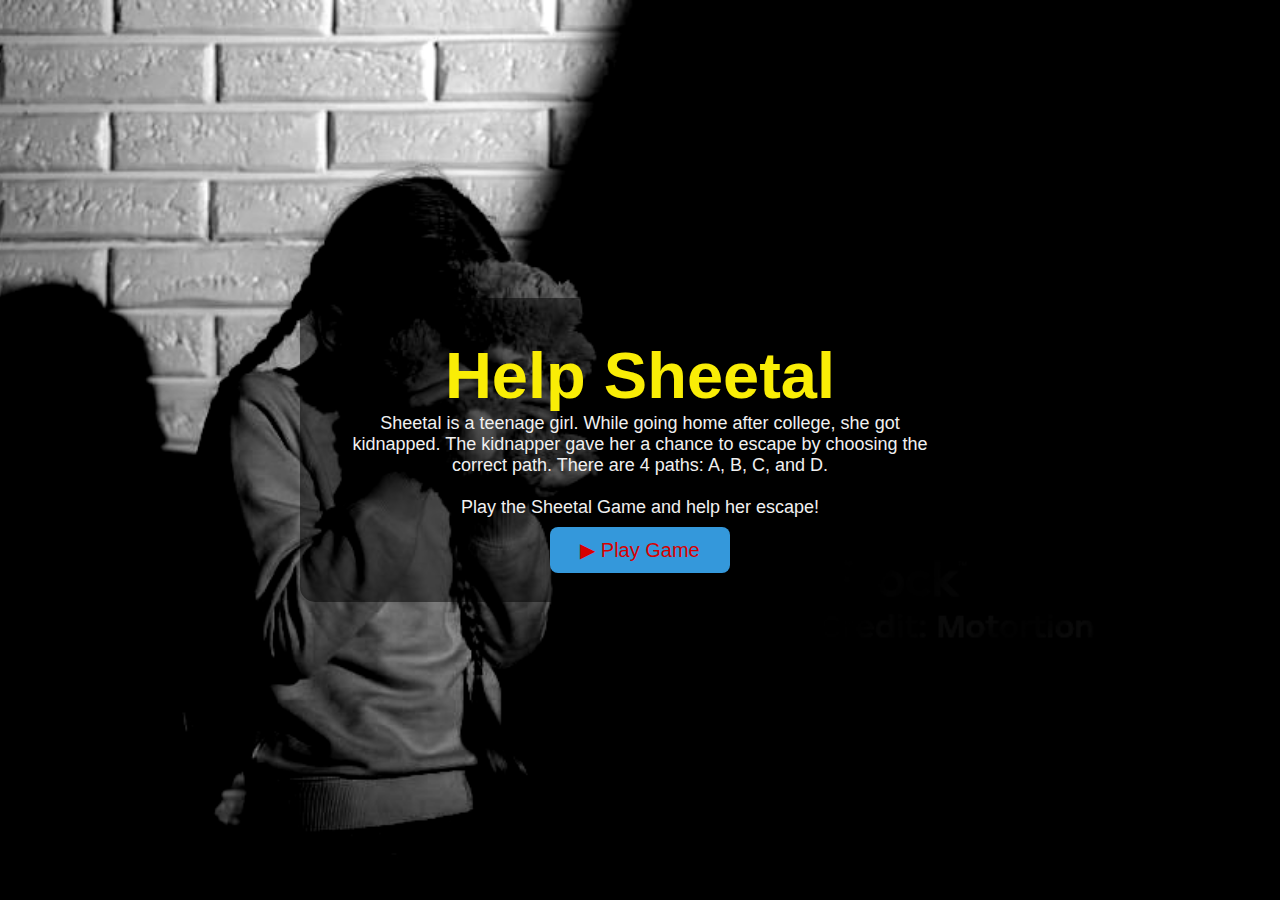
<file: index.html>
<!DOCTYPE html>
<html lang="en">
<head>
    <meta charset="UTF-8">
    <meta name="viewport" content="width=device-width, initial-scale=1.0">
    <title>Sheetal Game</title>
    <link rel="stylesheet" href="sheetal.css">
        
</head>
<body>
    <div class="container">
        <div class="content">
        <div class="home-page">
            <h1>Help Sheetal</h1>
            <p id="para">
                Sheetal is a teenage girl. While going home after college, she got kidnapped. The kidnapper gave her a chance to escape by choosing the correct path. There are 4 paths: A, B, C, and D.
                <br><br>
                Play the Sheetal Game and help her escape!
            </p>
               <a href="two.html" class="play-btn">▶ Play Game</a>
        </div>
        </div>
    </div>
</body>
</html>
</file>
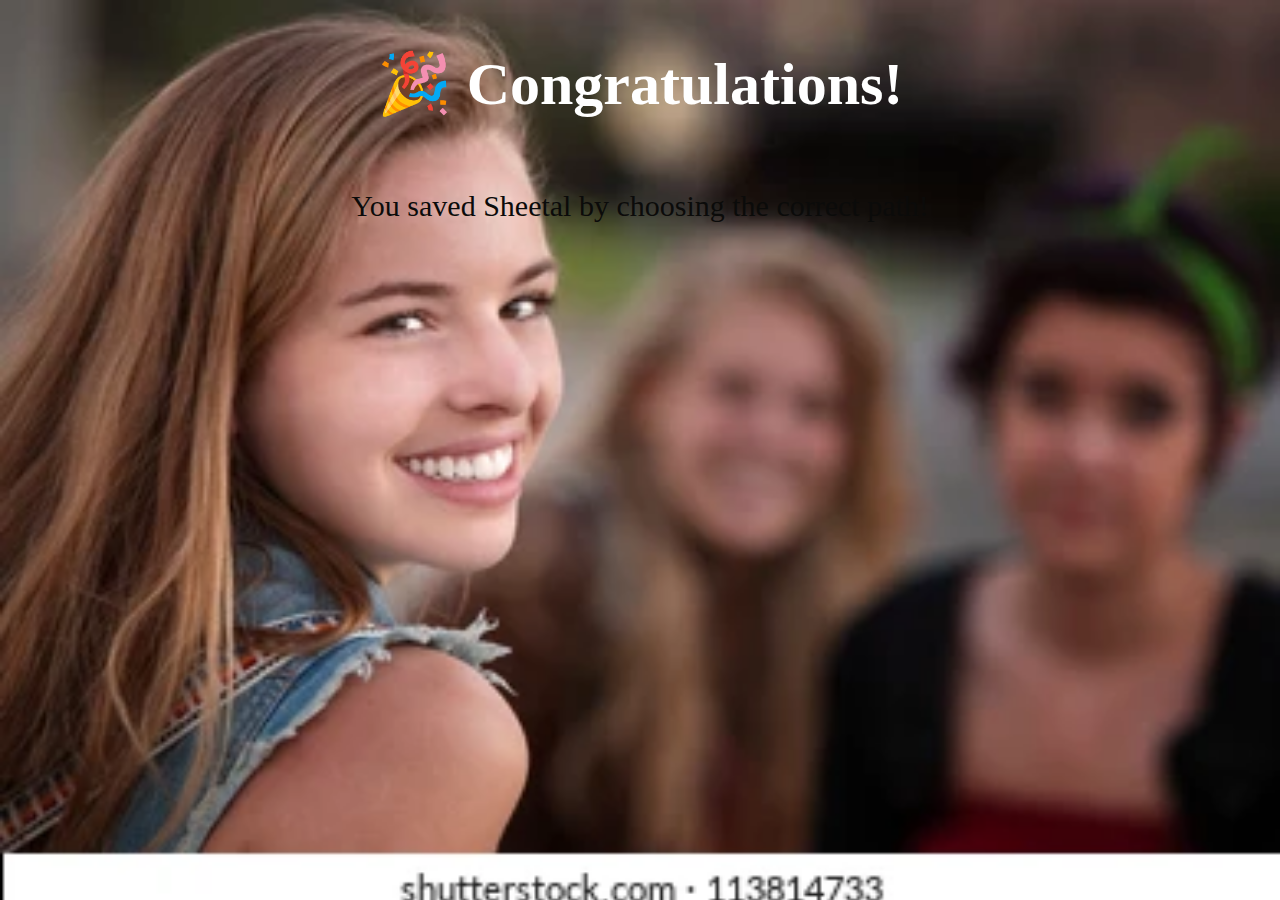
<file: congrats.html>
<!DOCTYPE html>
<html lang="en">
<head>
    <meta charset="UTF-8">
    <title>Victory</title>
    <style>
     body{
            background-image: url(l.webp);
            background-repeat: no-repeat;
            background-size: cover;
            display:flex;
            align-items:center;
            justify-content: center;
            flex-direction: column;

        }
        h1{
            font-size: 60px;
            color:white;
            font-weight: 700;
            display:flex;
            align-items: center;
            justify-content: center;
        }
        p{
            font-size: 30px;
            color: rgb(11, 11, 10);
            display:flex;
            align-items: center;
            justify-content: center;
        }
    </style>
</head>
<body >
    <h1>🎉 Congratulations!</h1>
    <p>You saved Sheetal by choosing the correct path!</p>
</body>
</html>
</file>
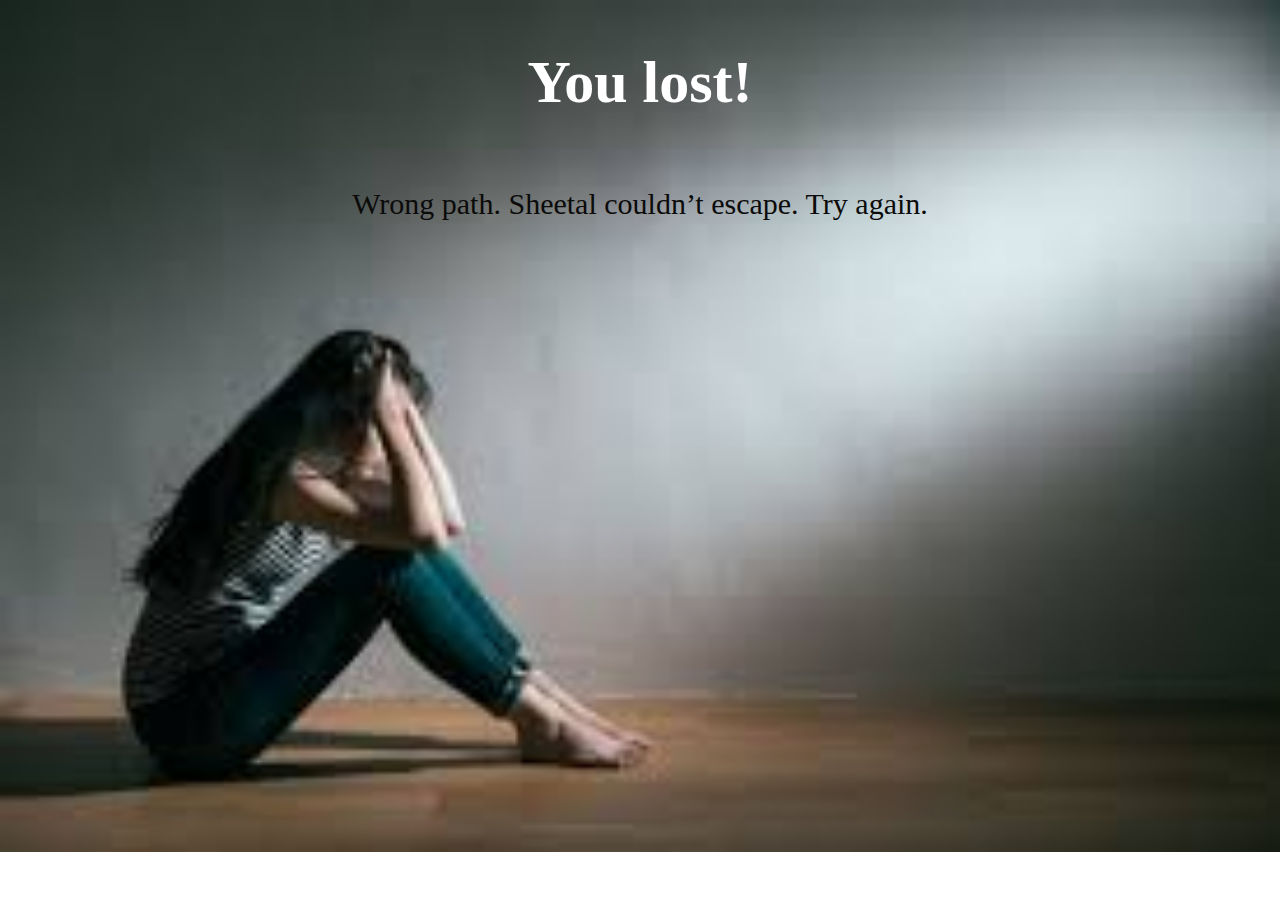
<file: lost.html>
<!DOCTYPE html>
<html lang="en">
<head>
    <meta charset="UTF-8">
    <title>Game Over</title>
    <style>
        body{
            background-image: url(c.jpeg);
            background-repeat: no-repeat;
            background-size: cover;
            display:flex;
            align-items:center;
            justify-content: center;
            flex-direction: column;

        }
        h1{
            font-size: 60px;
            color:white;
            font-weight: 700;
            display:flex;
            align-items: center;
            justify-content: center;
        }
        p{
            font-size: 30px;
            color: rgb(11, 11, 10);
            display:flex;
            align-items: center;
            justify-content: center;
        }

    </style>
</head>
<body >

    <h1> You lost!</h1>
    <p>Wrong path. Sheetal couldn’t escape. Try again.</p>
</body>
</html>
</file>
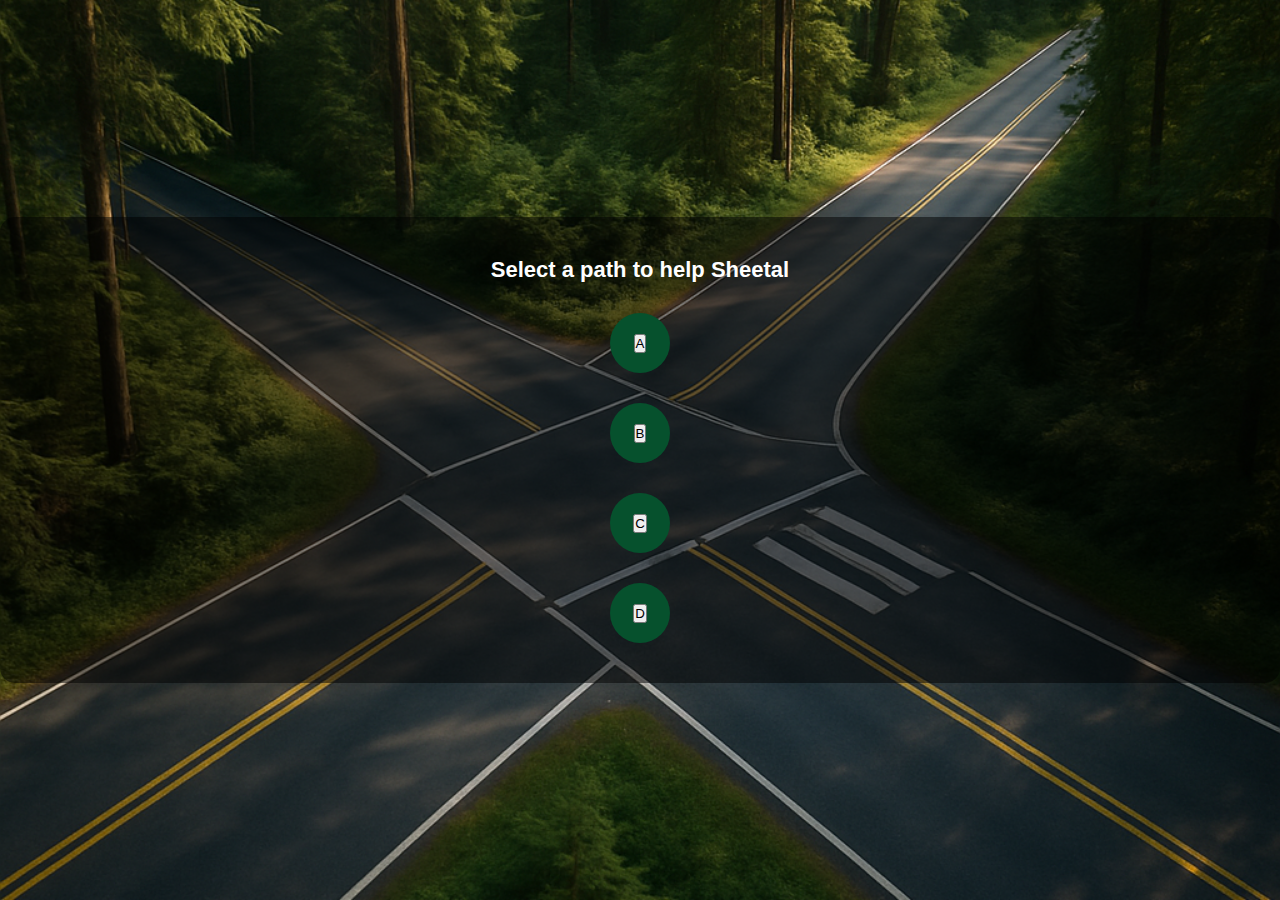
<file: two.html>
<!-- <!DOCTYPE html>
<html lang="en">
<head>
    <meta charset="UTF-8">
    <meta name="viewport" content="width=device-width, initial-scale=1.0">
    <title>Document</title>
    <link rel="stylesheet"   href="two.css" >

</head>
<body>
<div class="container">
    <div class="content">
        <p>Select a path to help Sheetal</p>
         <div class="block-1"><a href="result.html?path=A">A</a></div>
        <div class="block-2"><a href="result.html?path=B">B</a></div>
        <div class="block-3"><a href="result.html?path=C">C</a></div>
        <div class="block-4"><a href="result.html?path=D">D</a></div> 
      
</div>
<script src="two.js">

</script>

</body>
</html>
 -->
<!DOCTYPE html>
<html lang="en">
<head>
    <meta charset="UTF-8">
    <meta name="viewport" content="width=device-width, initial-scale=1.0">
    <title>Sheetal Game</title>
    <link rel="stylesheet" href="two.css">
</head>
<body>
    <div class="container">
        <div class="content">
            <p>Select a path to help Sheetal</p>
            <div class="block-1"><button onclick="playGame('A')">A</button></div>
            <div class="block-2"><button onclick="playGame('B')">B</button></div>
            <div class="block-3"><button onclick="playGame('C')">C</button></div>
            <div class="block-4"><button onclick="playGame('D')">D</button></div>
        </div>
    </div>

    <script src="two.js"></script>
</body>
</html>
</file>
<file: sheetal.css>
* {
    margin: 0;
    padding: 0;
    box-sizing: border-box;
}

html, body {
    height: 100%;
    font-family: Arial, sans-serif;
}

.container {
    width: 100%;
    min-height: 100vh;
    background-image: url(fg.png);
    background-size: cover;
    background-repeat: no-repeat;
    background-position: center;

    display: flex;
    align-items: center;        /* vertical center */
    justify-content: center;    /* horizontal center */
}

.content {
    display: flex;
    flex-direction: column;
    align-items: center;
    justify-content: center;
    text-align: center;
    gap: 45px;  /* space between items */
    background-color: rgba(0, 0, 0, 0.5); /* optional dark bg for visibility */
    padding: 40px;
    border-radius: 15px;
}

h1 {
    font-size: 65px;
    color: rgb(249, 237, 6);
}

p {
    color: #f0f0f0;
    font-size: 18px;
    max-width: 600px;
    margin-bottom: 20px;
}

a.play-btn {
    padding: 12px 30px;
    background-color: #3498db;
    color: rgb(216, 0, 0);
    text-decoration: none;
    font-size: 20px;
    border-radius: 8px;
    transition: background-color 0.3s;
}

a.play-btn:hover {
    background-color: #0c5a8e;
}
</file>
<file: two.css>
* {
    margin: 0;
    padding: 0;
    box-sizing: border-box;
}

html, body {
    height: 100%;
    font-family: Arial, sans-serif;
}

.container {
    width: 100%;
    min-height: 100vh;
    background-image: url(road.png);
    background-size: cover;
    background-repeat: no-repeat;
    background-position: center;

    display: flex;
    align-items: center;
    justify-content: center;
}

.content {
    width: 100%;
    display: flex;
    flex-direction: column;
    align-items: center;
    justify-content: center;
    text-align: center;
    gap: 30px;
    background-color: rgba(0, 0, 0, 0.5);
    padding: 40px;
    border-radius: 15px;
}

.content p {
    color: white;
    font-size: 22px;
    font-weight: bold;
}

.block-1, .block-2, .block-3, .block-4 {
    width: 60px;
    height: 60px;
    border-radius: 50%;
    background-color: #06512d;
    display: flex;
    align-items: center;
    justify-content: center;
    font-size: 20px;
    font-weight: bold;
    cursor: pointer;
    transition: background-color 0.3s;
}

.block-1:hover, .block-2:hover, .block-3:hover, .block-4:hover {
    background-color: #0a7c4b;
}

.block-1 a,
.block-2 a,
.block-3 a,
.block-4 a {
    color: white;
    text-decoration: none;
    display: block;
    width: 100%;
    height: 100%;
    line-height: 60px;
}
</file>
